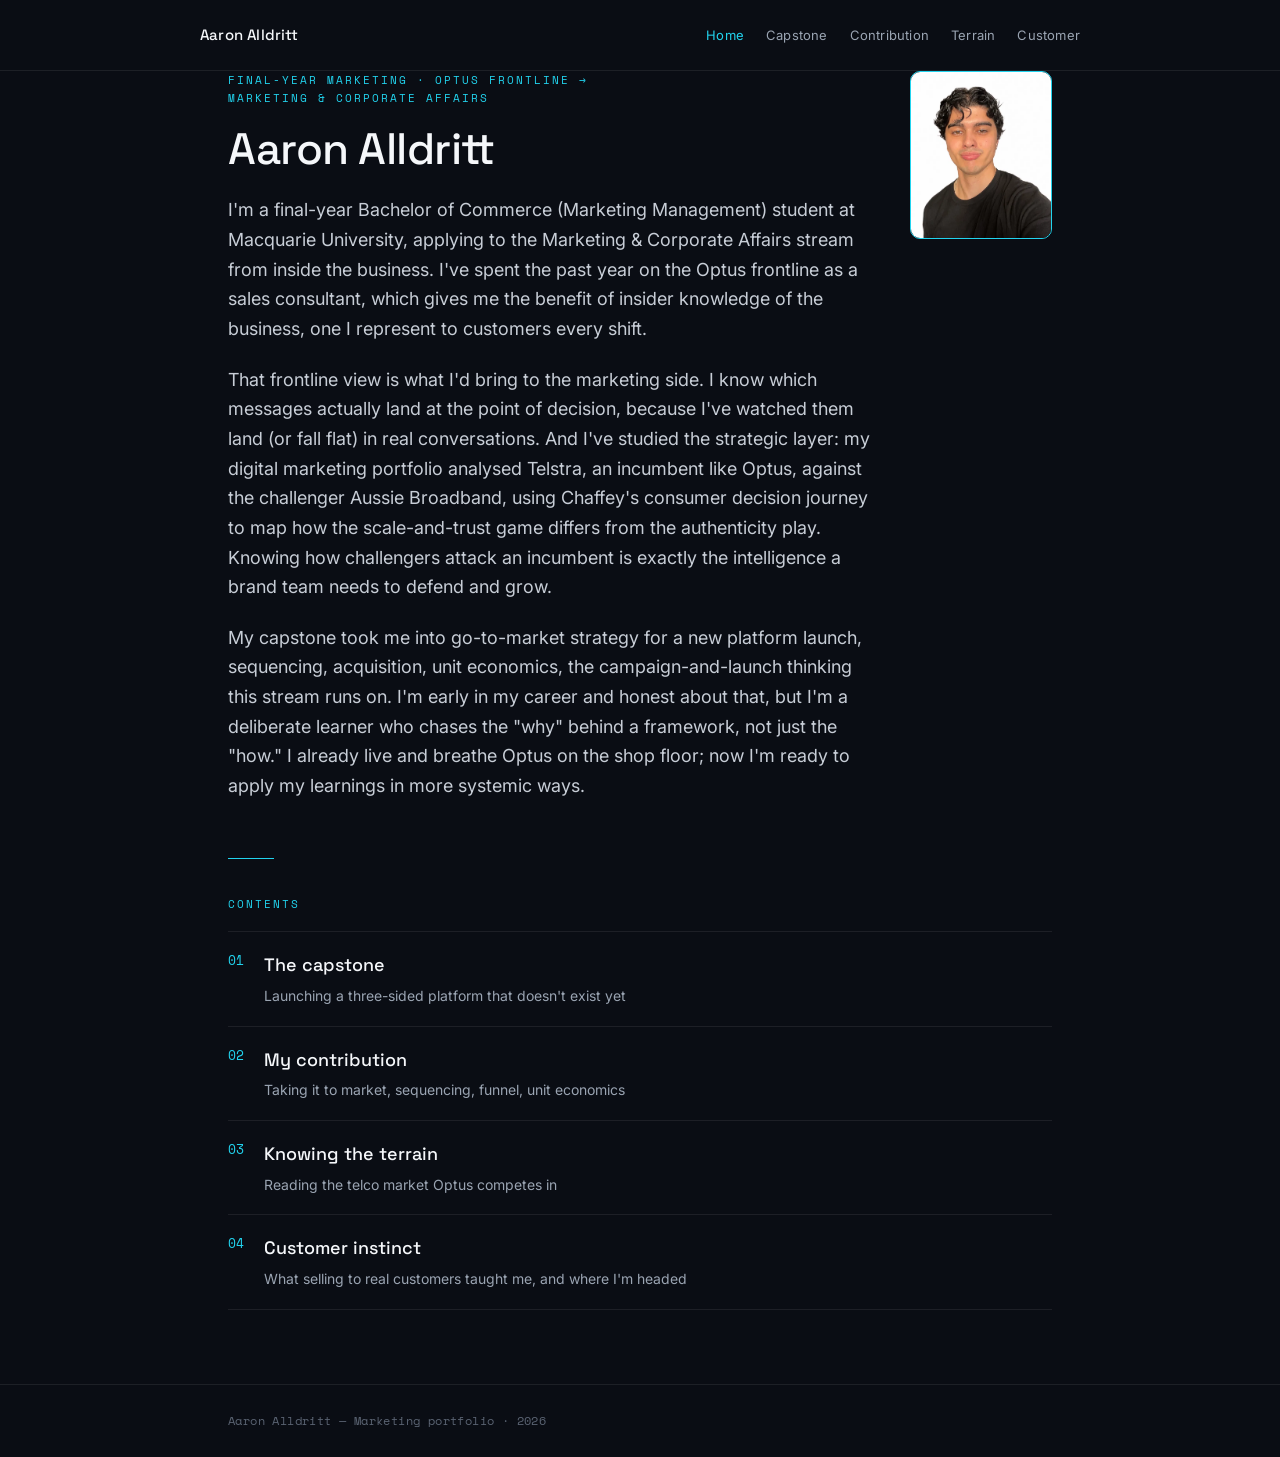
<file: index.html>
<!DOCTYPE html>
<html lang="en">
<head>
<meta charset="utf-8">
<meta name="viewport" content="width=device-width, initial-scale=1">
<title>Aaron Alldritt — Marketing portfolio</title>
<meta name="description" content="Final-year marketing student. Optus frontline moving into Marketing & Corporate Affairs. Go-to-market strategy, telco brand fluency, and a frontline read on the customer.">
<link rel="preconnect" href="https://fonts.googleapis.com">
<link rel="preconnect" href="https://fonts.gstatic.com" crossorigin>
<link href="https://fonts.googleapis.com/css2?family=Inter:wght@400;500&family=Space+Grotesk:wght@400;500&family=Space+Mono&display=swap" rel="stylesheet">
<link rel="stylesheet" href="style.css">
</head>
<body>

<header class="site-header">
  <nav class="wrap nav">
    <a class="brand" href="index.html">Aaron Alldritt</a>
    <div class="nav-links">
      <a href="index.html" class="active">Home</a>
      <a href="capstone.html">Capstone</a>
      <a href="contribution.html">Contribution</a>
      <a href="terrain.html">Terrain</a>
      <a href="customer.html">Customer</a>
    </div>
  </nav>
</header>

<main class="wrap">
  <section class="hero">
    <div class="hero-text">
      <p class="eyebrow">Final-year marketing · Optus frontline → Marketing &amp; Corporate Affairs</p>
      <h1>Aaron Alldritt</h1>
      <div class="lede">
        <p>I'm a final-year Bachelor of Commerce (Marketing Management) student at Macquarie University, applying to the Marketing &amp; Corporate Affairs stream from inside the business. I've spent the past year on the Optus frontline as a sales consultant, which gives me the benefit of insider knowledge of the business, one I represent to customers every shift.</p>
        <p>That frontline view is what I'd bring to the marketing side. I know which messages actually land at the point of decision, because I've watched them land (or fall flat) in real conversations. And I've studied the strategic layer: my digital marketing portfolio analysed Telstra, an incumbent like Optus, against the challenger Aussie Broadband, using Chaffey's consumer decision journey to map how the scale-and-trust game differs from the authenticity play. Knowing how challengers attack an incumbent is exactly the intelligence a brand team needs to defend and grow.</p>
        <p>My capstone took me into go-to-market strategy for a new platform launch, sequencing, acquisition, unit economics, the campaign-and-launch thinking this stream runs on. I'm early in my career and honest about that, but I'm a deliberate learner who chases the "why" behind a framework, not just the "how." I already live and breathe Optus on the shop floor; now I'm ready to apply my learnings in more systemic ways.</p>
      </div>
    </div>
    <div class="photo">
      <img src="photo.jpg" alt="Aaron Alldritt" style="width:142px;height:168px;object-fit:cover;border-radius:10px;border:1px solid var(--cyan);">
    </div>
  </section>

  <div class="rule"></div>

  <section class="section">
    <p class="eyebrow">Contents</p>
    <nav class="contents">
      <a href="capstone.html">
        <span class="c-num">01</span>
        <span class="c-body">
          <span class="c-title">The capstone</span>
          <span class="c-desc">Launching a three-sided platform that doesn't exist yet</span>
        </span>
      </a>
      <a href="contribution.html">
        <span class="c-num">02</span>
        <span class="c-body">
          <span class="c-title">My contribution</span>
          <span class="c-desc">Taking it to market, sequencing, funnel, unit economics</span>
        </span>
      </a>
      <a href="terrain.html">
        <span class="c-num">03</span>
        <span class="c-body">
          <span class="c-title">Knowing the terrain</span>
          <span class="c-desc">Reading the telco market Optus competes in</span>
        </span>
      </a>
      <a href="customer.html">
        <span class="c-num">04</span>
        <span class="c-body">
          <span class="c-title">Customer instinct</span>
          <span class="c-desc">What selling to real customers taught me, and where I'm headed</span>
        </span>
      </a>
    </nav>
  </section>
</main>

<footer class="site-footer">
  <div class="wrap"><p>Aaron Alldritt — Marketing portfolio · 2026</p></div>
</footer>

</body>
</html>
</file>
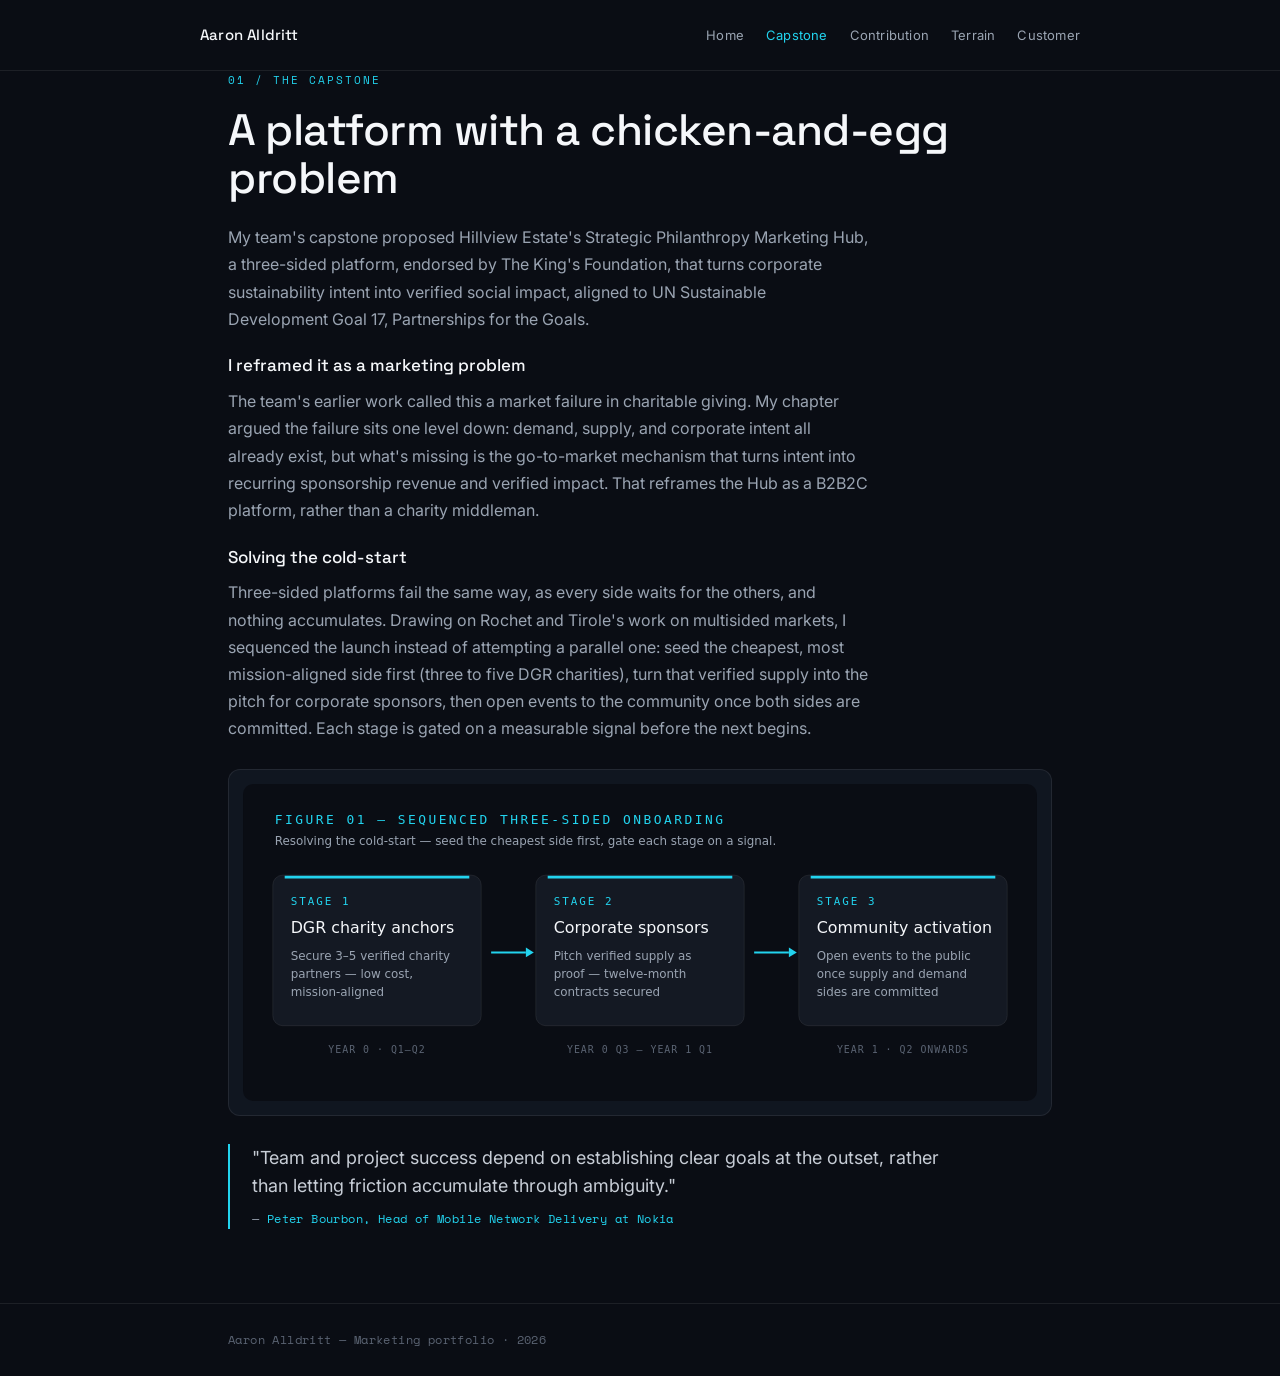
<file: capstone.html>
<!DOCTYPE html>
<html lang="en">
<head>
<meta charset="utf-8">
<meta name="viewport" content="width=device-width, initial-scale=1">
<title>The capstone — Aaron Alldritt</title>
<meta name="description" content="A go-to-market capstone: launching Hillview Estate's Strategic Philanthropy Marketing Hub, a three-sided platform built around SDG 17, by solving the cold-start problem.">
<link rel="preconnect" href="https://fonts.googleapis.com">
<link rel="preconnect" href="https://fonts.gstatic.com" crossorigin>
<link href="https://fonts.googleapis.com/css2?family=Inter:wght@400;500&family=Space+Grotesk:wght@400;500&family=Space+Mono&display=swap" rel="stylesheet">
<link rel="stylesheet" href="style.css">
</head>
<body>

<header class="site-header">
  <nav class="wrap nav">
    <a class="brand" href="index.html">Aaron Alldritt</a>
    <div class="nav-links">
      <a href="index.html">Home</a>
      <a href="capstone.html" class="active">Capstone</a>
      <a href="contribution.html">Contribution</a>
      <a href="terrain.html">Terrain</a>
      <a href="customer.html">Customer</a>
    </div>
  </nav>
</header>

<main class="wrap">
  <p class="eyebrow">01 / The capstone</p>
  <h1>A platform with a chicken-and-egg problem</h1>
  <p>My team's capstone proposed Hillview Estate's Strategic Philanthropy Marketing Hub, a three-sided platform, endorsed by The King's Foundation, that turns corporate sustainability intent into verified social impact, aligned to UN Sustainable Development Goal 17, Partnerships for the Goals.</p>

  <h3>I reframed it as a marketing problem</h3>
  <p>The team's earlier work called this a market failure in charitable giving. My chapter argued the failure sits one level down: demand, supply, and corporate intent all already exist, but what's missing is the go-to-market mechanism that turns intent into recurring sponsorship revenue and verified impact. That reframes the Hub as a B2B2C platform, rather than a charity middleman.</p>

  <h3>Solving the cold-start</h3>
  <p>Three-sided platforms fail the same way, as every side waits for the others, and nothing accumulates. Drawing on Rochet and Tirole's work on multisided markets, I sequenced the launch instead of attempting a parallel one: seed the cheapest, most mission-aligned side first (three to five DGR charities), turn that verified supply into the pitch for corporate sponsors, then open events to the community once both sides are committed. Each stage is gated on a measurable signal before the next begins.</p>

  <div class="figure">
    <img src="diagram-1-onboarding.svg" alt="Sequenced three-sided onboarding: DGR charity anchors, then corporate sponsors, then community activation">
  </div>

  <blockquote>
    <p>"Team and project success depend on establishing clear goals at the outset, rather than letting friction accumulate through ambiguity."</p>
    <p class="cite">— <a href="#">Peter Bourbon, Head of Mobile Network Delivery at Nokia</a></p>
  </blockquote>
</main>

<footer class="site-footer">
  <div class="wrap"><p>Aaron Alldritt — Marketing portfolio · 2026</p></div>
</footer>

</body>
</html>
</file>
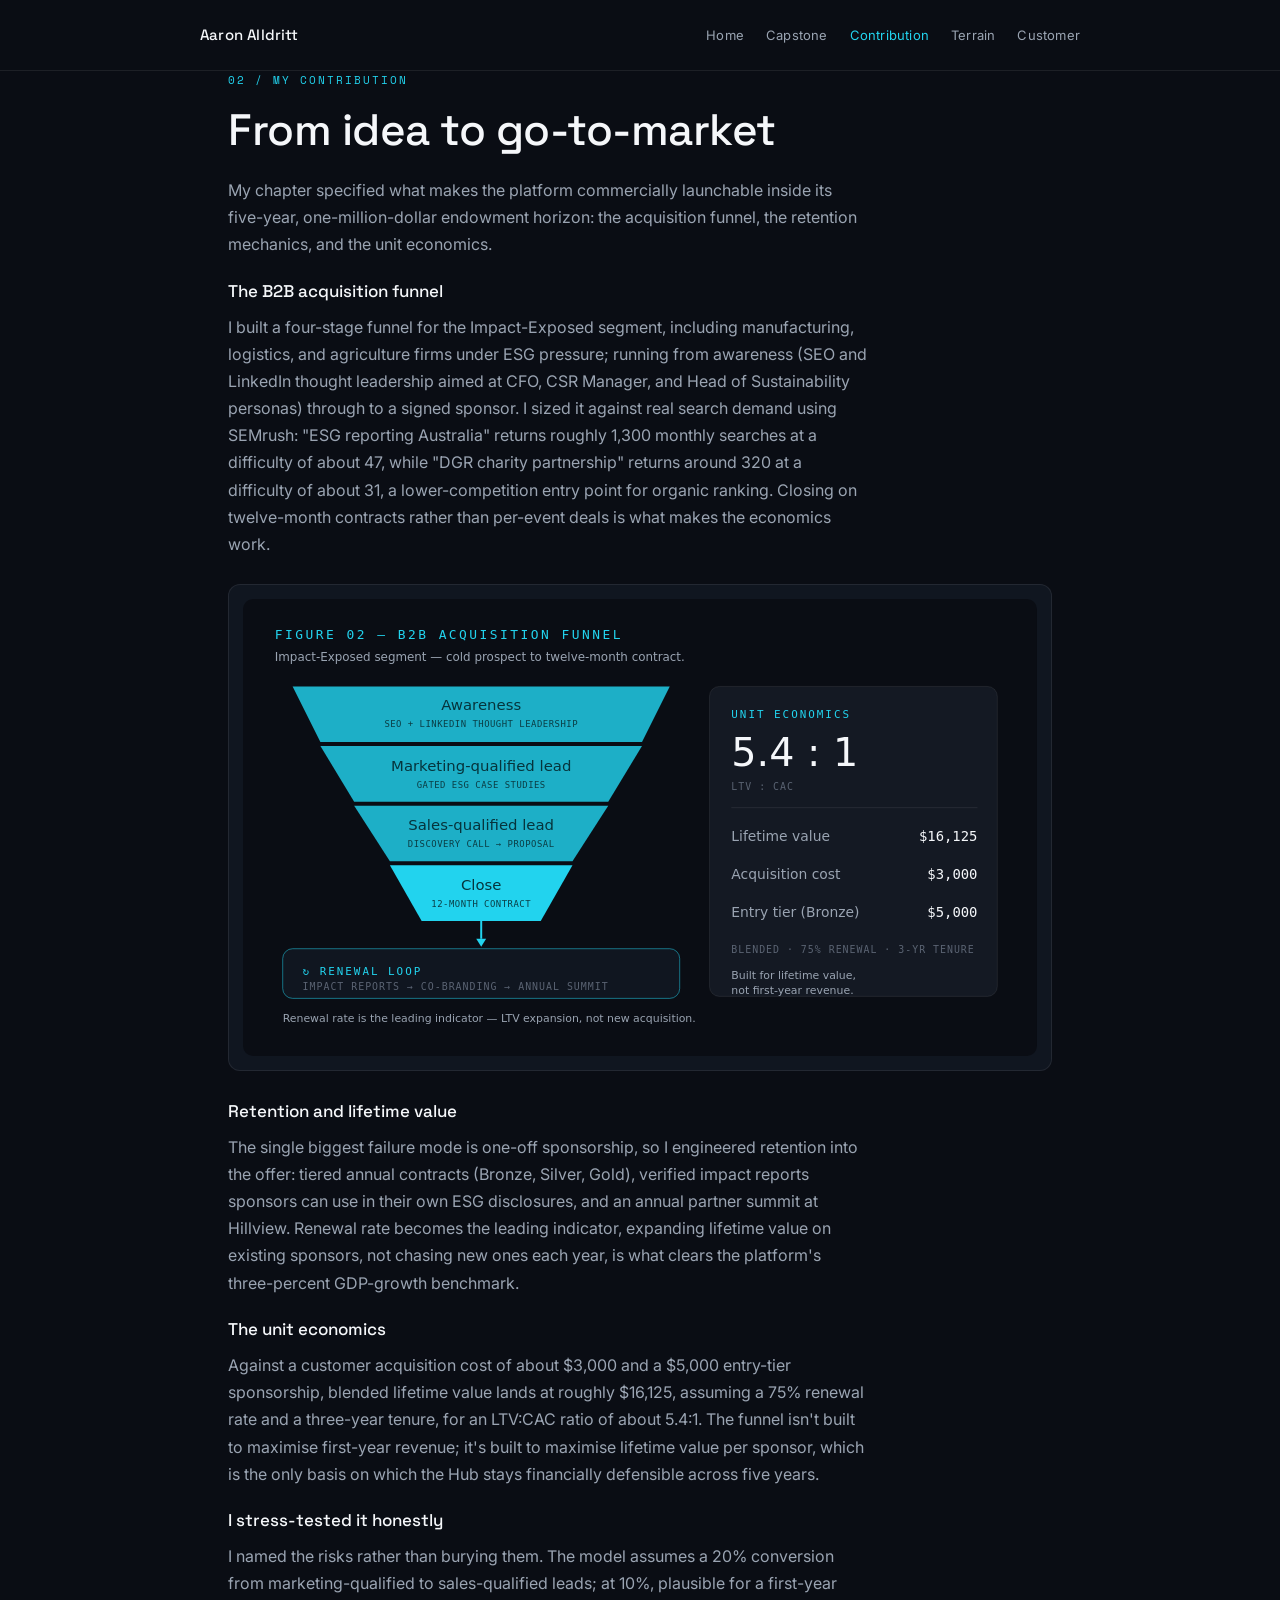
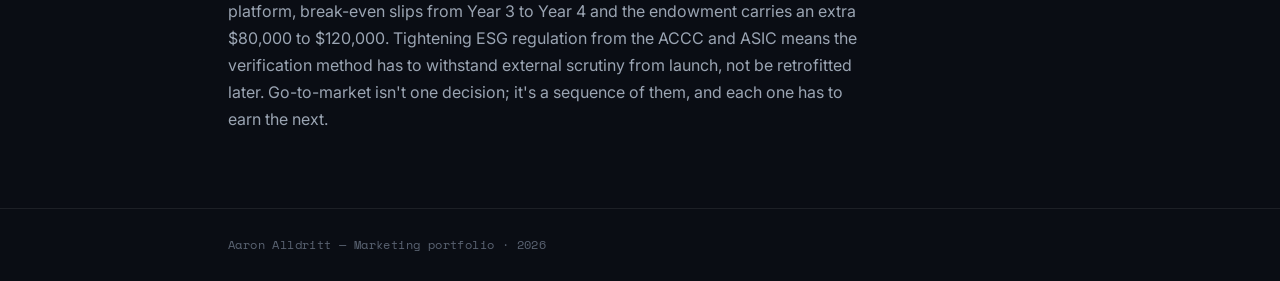
<file: contribution.html>
<!DOCTYPE html>
<html lang="en">
<head>
<meta charset="utf-8">
<meta name="viewport" content="width=device-width, initial-scale=1">
<title>My contribution — Aaron Alldritt</title>
<meta name="description" content="My individual go-to-market chapter: a B2B acquisition funnel sized with real search data, retention mechanics, and unit economics landing at an LTV:CAC of 5.4:1.">
<link rel="preconnect" href="https://fonts.googleapis.com">
<link rel="preconnect" href="https://fonts.gstatic.com" crossorigin>
<link href="https://fonts.googleapis.com/css2?family=Inter:wght@400;500&family=Space+Grotesk:wght@400;500&family=Space+Mono&display=swap" rel="stylesheet">
<link rel="stylesheet" href="style.css">
</head>
<body>

<header class="site-header">
  <nav class="wrap nav">
    <a class="brand" href="index.html">Aaron Alldritt</a>
    <div class="nav-links">
      <a href="index.html">Home</a>
      <a href="capstone.html">Capstone</a>
      <a href="contribution.html" class="active">Contribution</a>
      <a href="terrain.html">Terrain</a>
      <a href="customer.html">Customer</a>
    </div>
  </nav>
</header>

<main class="wrap">
  <p class="eyebrow">02 / My contribution</p>
  <h1>From idea to go-to-market</h1>
  <p>My chapter specified what makes the platform commercially launchable inside its five-year, one-million-dollar endowment horizon: the acquisition funnel, the retention mechanics, and the unit economics.</p>

  <h3>The B2B acquisition funnel</h3>
  <p>I built a four-stage funnel for the Impact-Exposed segment, including manufacturing, logistics, and agriculture firms under ESG pressure; running from awareness (SEO and LinkedIn thought leadership aimed at CFO, CSR Manager, and Head of Sustainability personas) through to a signed sponsor. I sized it against real search demand using SEMrush: "ESG reporting Australia" returns roughly 1,300 monthly searches at a difficulty of about 47, while "DGR charity partnership" returns around 320 at a difficulty of about 31, a lower-competition entry point for organic ranking. Closing on twelve-month contracts rather than per-event deals is what makes the economics work.</p>

  <div class="figure">
    <img src="diagram-2-funnel.svg" alt="B2B acquisition funnel — awareness, marketing-qualified lead, sales-qualified lead, close — feeding a renewal loop, beside unit economics of 5.4 to 1">
  </div>

  <h3>Retention and lifetime value</h3>
  <p>The single biggest failure mode is one-off sponsorship, so I engineered retention into the offer: tiered annual contracts (Bronze, Silver, Gold), verified impact reports sponsors can use in their own ESG disclosures, and an annual partner summit at Hillview. Renewal rate becomes the leading indicator, expanding lifetime value on existing sponsors, not chasing new ones each year, is what clears the platform's three-percent GDP-growth benchmark.</p>

  <h3>The unit economics</h3>
  <p>Against a customer acquisition cost of about $3,000 and a $5,000 entry-tier sponsorship, blended lifetime value lands at roughly $16,125, assuming a 75% renewal rate and a three-year tenure, for an LTV:CAC ratio of about 5.4:1. The funnel isn't built to maximise first-year revenue; it's built to maximise lifetime value per sponsor, which is the only basis on which the Hub stays financially defensible across five years.</p>

  <h3>I stress-tested it honestly</h3>
  <p>I named the risks rather than burying them. The model assumes a 20% conversion from marketing-qualified to sales-qualified leads; at 10%, plausible for a first-year platform, break-even slips from Year 3 to Year 4 and the endowment carries an extra $80,000 to $120,000. Tightening ESG regulation from the ACCC and ASIC means the verification method has to withstand external scrutiny from launch, not be retrofitted later. Go-to-market isn't one decision; it's a sequence of them, and each one has to earn the next.</p>
</main>

<footer class="site-footer">
  <div class="wrap"><p>Aaron Alldritt — Marketing portfolio · 2026</p></div>
</footer>

</body>
</html>
</file>
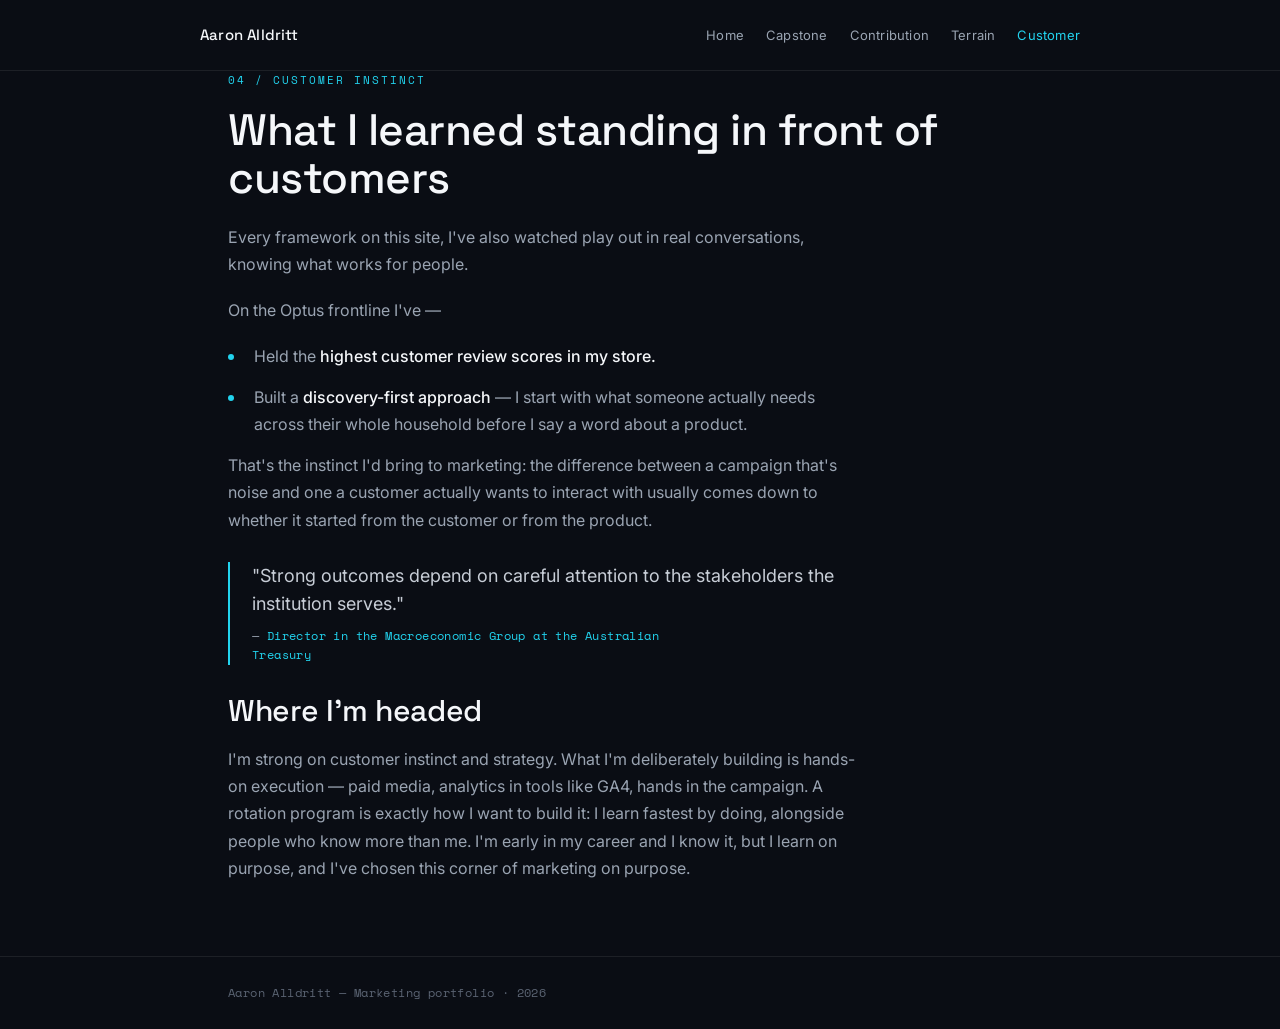
<file: customer.html>
<!DOCTYPE html>
<html lang="en">
<head>
<meta charset="utf-8">
<meta name="viewport" content="width=device-width, initial-scale=1">
<title>Customer instinct — Aaron Alldritt</title>
<meta name="description" content="A frontline read on the customer: discovery-first selling, store-leading results, and a deliberate plan for what to build next.">
<link rel="preconnect" href="https://fonts.googleapis.com">
<link rel="preconnect" href="https://fonts.gstatic.com" crossorigin>
<link href="https://fonts.googleapis.com/css2?family=Inter:wght@400;500&family=Space+Grotesk:wght@400;500&family=Space+Mono&display=swap" rel="stylesheet">
<link rel="stylesheet" href="style.css">
</head>
<body>

<header class="site-header">
  <nav class="wrap nav">
    <a class="brand" href="index.html">Aaron Alldritt</a>
    <div class="nav-links">
      <a href="index.html">Home</a>
      <a href="capstone.html">Capstone</a>
      <a href="contribution.html">Contribution</a>
      <a href="terrain.html">Terrain</a>
      <a href="customer.html" class="active">Customer</a>
    </div>
  </nav>
</header>

<main class="wrap">
  <p class="eyebrow">04 / Customer instinct</p>
  <h1>What I learned standing in front of customers</h1>
  <p>Every framework on this site, I've also watched play out in real conversations, knowing what works for people.</p>
  <p>On the Optus frontline I've —</p>

  <ul class="clean">
    <li>Held the <strong>highest customer review scores in my store.</strong></li>
    <li>Built a <strong>discovery-first approach</strong> — I start with what someone actually needs across their whole household before I say a word about a product.</li>

  <p>That's the instinct I'd bring to marketing: the difference between a campaign that's noise and one a customer actually wants to interact with usually comes down to whether it started from the customer or from the product.</p>

  <blockquote>
    <p>"Strong outcomes depend on careful attention to the stakeholders the institution serves."</p>
    <p class="cite">— <a href="#">Director in the Macroeconomic Group at the Australian Treasury</a></p>
  </blockquote>

  <h2>Where I'm headed</h2>
  <p>I'm strong on customer instinct and strategy. What I'm deliberately building is hands-on execution — paid media, analytics in tools like GA4, hands in the campaign. A rotation program is exactly how I want to build it: I learn fastest by doing, alongside people who know more than me. I'm early in my career and I know it, but I learn on purpose, and I've chosen this corner of marketing on purpose.</p>
</main>

<footer class="site-footer">
  <div class="wrap"><p>Aaron Alldritt — Marketing portfolio · 2026</p></div>
</footer>

</body>
</html>
</file>
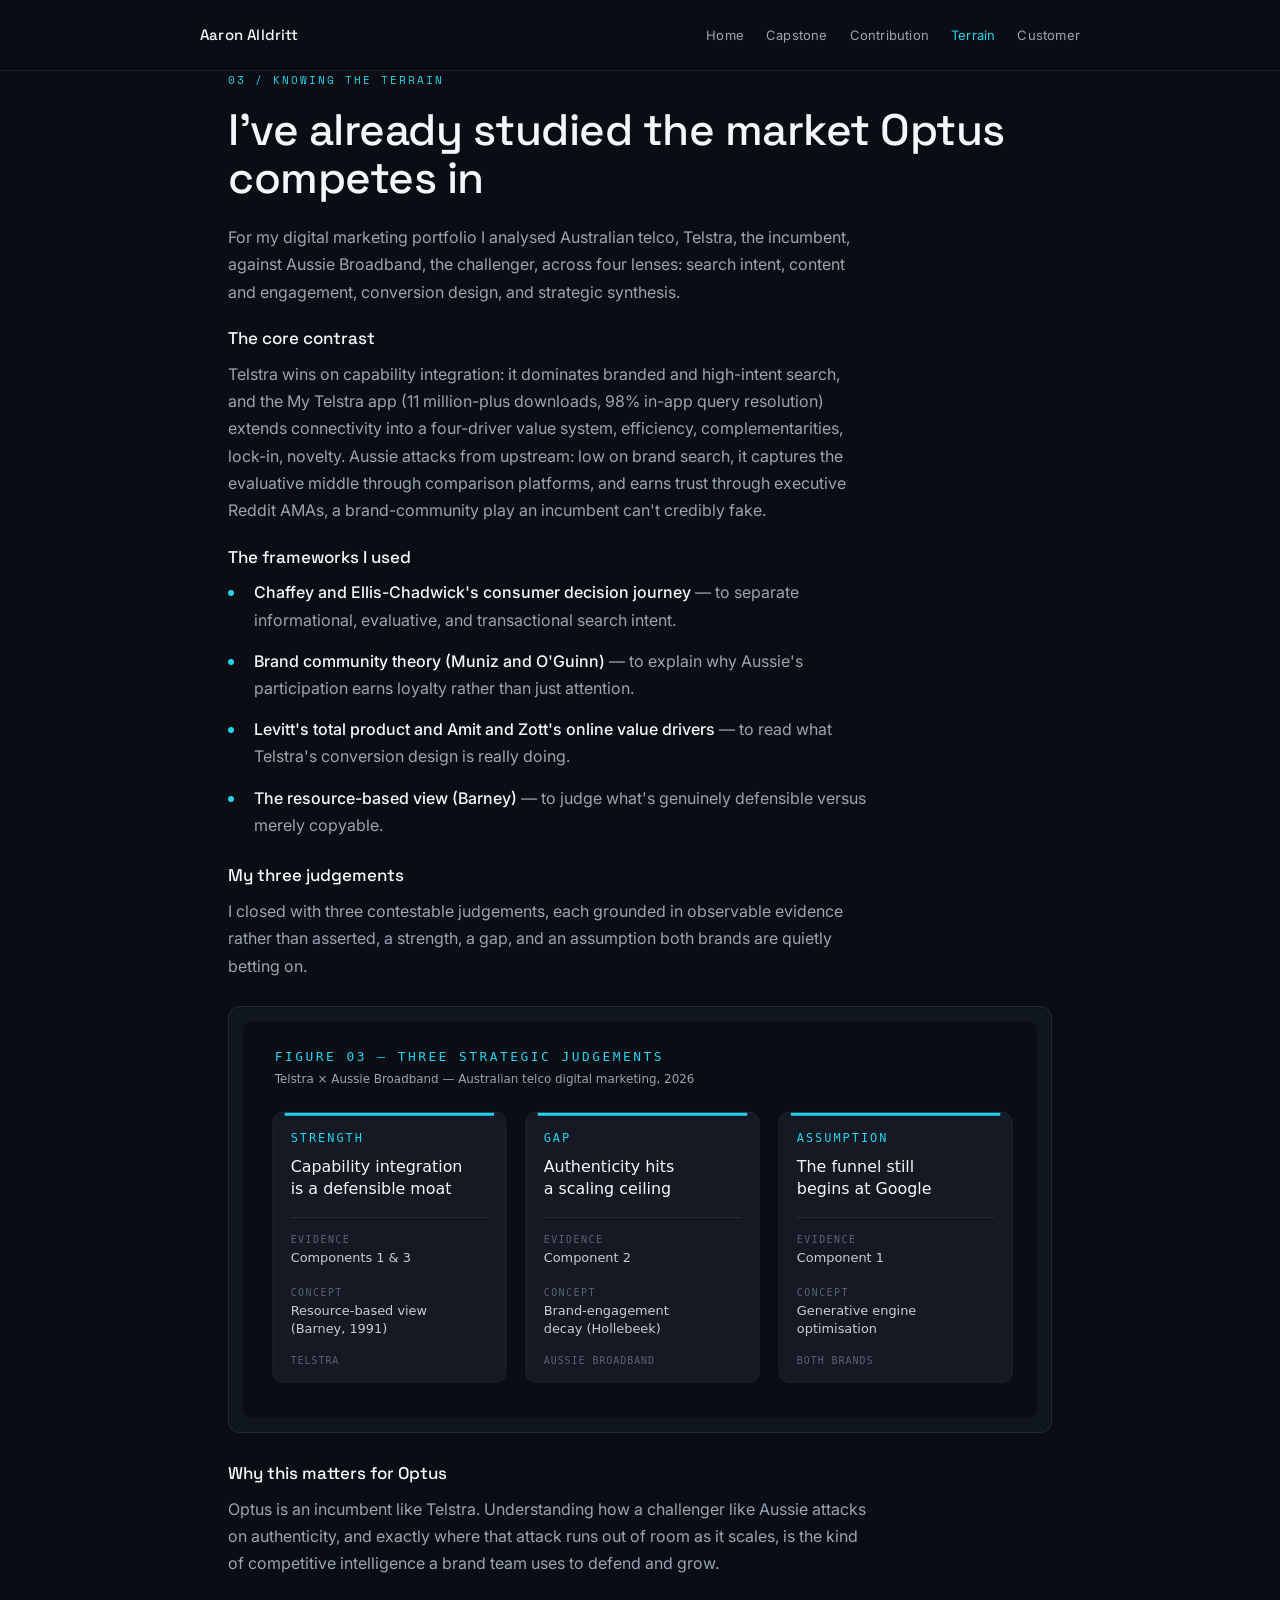
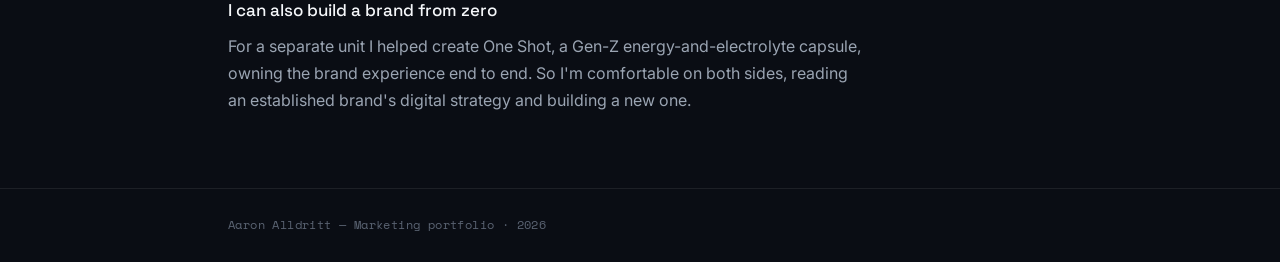
<file: terrain.html>
<!DOCTYPE html>
<html lang="en">
<head>
<meta charset="utf-8">
<meta name="viewport" content="width=device-width, initial-scale=1">
<title>Knowing the terrain - Aaron Alldritt</title>
<meta name="description" content="A digital marketing analysis of Australian telco — Telstra versus Aussie Broadband — across search intent, content, conversion design, and strategic synthesis.">
<link rel="preconnect" href="https://fonts.googleapis.com">
<link rel="preconnect" href="https://fonts.gstatic.com" crossorigin>
<link href="https://fonts.googleapis.com/css2?family=Inter:wght@400;500&family=Space+Grotesk:wght@400;500&family=Space+Mono&display=swap" rel="stylesheet">
<link rel="stylesheet" href="style.css">
</head>
<body>

<header class="site-header">
  <nav class="wrap nav">
    <a class="brand" href="index.html">Aaron Alldritt</a>
    <div class="nav-links">
      <a href="index.html">Home</a>
      <a href="capstone.html">Capstone</a>
      <a href="contribution.html">Contribution</a>
      <a href="terrain.html" class="active">Terrain</a>
      <a href="customer.html">Customer</a>
    </div>
  </nav>
</header>

<main class="wrap">
  <p class="eyebrow">03 / Knowing the terrain</p>
  <h1>I've already studied the market Optus competes in</h1>
  <p>For my digital marketing portfolio I analysed Australian telco, Telstra, the incumbent, against Aussie Broadband, the challenger, across four lenses: search intent, content and engagement, conversion design, and strategic synthesis.</p>

  <h3>The core contrast</h3>
  <p>Telstra wins on capability integration: it dominates branded and high-intent search, and the My Telstra app (11 million-plus downloads, 98% in-app query resolution) extends connectivity into a four-driver value system, efficiency, complementarities, lock-in, novelty. Aussie attacks from upstream: low on brand search, it captures the evaluative middle through comparison platforms, and earns trust through executive Reddit AMAs, a brand-community play an incumbent can't credibly fake.</p>

  <h3>The frameworks I used</h3>
  <ul class="clean">
    <li><strong>Chaffey and Ellis-Chadwick's consumer decision journey</strong> — to separate informational, evaluative, and transactional search intent.</li>
    <li><strong>Brand community theory (Muniz and O'Guinn)</strong> — to explain why Aussie's participation earns loyalty rather than just attention.</li>
    <li><strong>Levitt's total product and Amit and Zott's online value drivers</strong> — to read what Telstra's conversion design is really doing.</li>
    <li><strong>The resource-based view (Barney)</strong> — to judge what's genuinely defensible versus merely copyable.</li>
  </ul>

  <h3>My three judgements</h3>
  <p>I closed with three contestable judgements, each grounded in observable evidence rather than asserted, a strength, a gap, and an assumption both brands are quietly betting on.</p>

  <div class="figure">
    <img src="diagram-3-terrain.svg" alt="Three strategic judgements: capability integration as a defensible moat, authenticity hitting a scaling ceiling, and the assumption that the funnel still begins at Google">
  </div>

  <h3>Why this matters for Optus</h3>
  <p>Optus is an incumbent like Telstra. Understanding how a challenger like Aussie attacks on authenticity, and exactly where that attack runs out of room as it scales, is the kind of competitive intelligence a brand team uses to defend and grow.</p>

  <h3>I can also build a brand from zero</h3>
  <p>For a separate unit I helped create One Shot, a Gen-Z energy-and-electrolyte capsule, owning the brand experience end to end. So I'm comfortable on both sides, reading an established brand's digital strategy and building a new one.</p>
</main>

<footer class="site-footer">
  <div class="wrap"><p>Aaron Alldritt — Marketing portfolio · 2026</p></div>
</footer>

</body>
</html>
</file>
<file: style.css>
:root{
  --bg:#0A0D14;
  --surface:#101620;
  --surface-2:#141923;
  --cyan:#22D3EE;
  --cyan-dim:#1899ac;
  --text:#F5F7FA;
  --muted:#9AA4B2;
  --muted-2:#C7CDD6;
  --faint:#5a6372;
  --hair:rgba(255,255,255,0.08);
  --font-display:'Space Grotesk',-apple-system,BlinkMacSystemFont,sans-serif;
  --font-body:'Inter',-apple-system,BlinkMacSystemFont,'Segoe UI',sans-serif;
  --font-mono:'Space Mono','SF Mono',ui-monospace,monospace;
  --maxw:880px;
}

*{box-sizing:border-box;margin:0;padding:0;}
html{scroll-behavior:smooth;}
body{
  background:var(--bg);
  color:var(--text);
  font-family:var(--font-body);
  font-weight:400;
  line-height:1.7;
  font-size:16px;
  -webkit-font-smoothing:antialiased;
  -moz-osx-font-smoothing:grayscale;
}

a{color:var(--cyan);text-decoration:none;}
a:hover{text-decoration:underline;text-underline-offset:3px;}
a:focus-visible,button:focus-visible{outline:2px solid var(--cyan);outline-offset:3px;border-radius:2px;}

.wrap{max-width:var(--maxw);margin:0 auto;padding:0 28px;}

/* header / nav */
.site-header{border-bottom:1px solid var(--hair);}
.nav{display:flex;align-items:center;justify-content:space-between;flex-wrap:wrap;gap:14px 24px;padding:22px 0;}
.brand{font-family:var(--font-display);font-size:15px;font-weight:500;letter-spacing:0.2px;color:var(--text);}
.brand:hover{text-decoration:none;color:var(--text);}
.nav-links{display:flex;flex-wrap:wrap;gap:22px;}
.nav-links a{font-size:13px;color:var(--muted);letter-spacing:0.2px;}
.nav-links a:hover{color:var(--text);text-decoration:none;}
.nav-links a.active{color:var(--cyan);}

/* main */
main{padding:66px 0 40px;animation:fadeUp .5s ease both;}
.eyebrow{font-family:var(--font-mono);font-size:11px;color:var(--cyan);letter-spacing:2px;text-transform:uppercase;margin-bottom:18px;}
h1{font-family:var(--font-display);font-size:clamp(33px,5.5vw,44px);font-weight:500;line-height:1.08;letter-spacing:-0.5px;margin-bottom:22px;}
h2{font-family:var(--font-display);font-size:clamp(24px,3.8vw,30px);font-weight:500;line-height:1.18;letter-spacing:-0.3px;margin-bottom:18px;}
h3{font-family:var(--font-display);font-size:17px;font-weight:500;color:var(--text);margin-bottom:8px;}
p{color:var(--muted);max-width:64ch;margin-bottom:1.15em;}
.lede p{font-size:clamp(16px,2.1vw,18px);color:var(--muted-2);line-height:1.65;}
.rule{width:46px;height:1px;background:var(--cyan);margin:36px 0;}
.section{margin-top:30px;}

/* hero */
.hero{display:flex;gap:38px;align-items:flex-start;}
.hero-text{flex:1;min-width:0;}
.photo{width:142px;flex-shrink:0;}
.photo-frame{width:142px;height:168px;border-radius:10px;background:var(--surface-2);border:1px solid var(--cyan);display:flex;align-items:center;justify-content:center;}
.photo-frame span{font-family:var(--font-mono);font-size:11px;color:var(--faint);letter-spacing:1px;}
.photo-cap{font-family:var(--font-mono);font-size:11px;color:var(--faint);margin-top:9px;letter-spacing:0.5px;}

/* lists */
ul.clean,ol.clean{margin:6px 0 1.4em;padding-left:0;list-style:none;max-width:64ch;}
ul.clean li,ol.clean li{position:relative;padding-left:26px;margin-bottom:14px;color:var(--muted);}
ul.clean li::before{content:"";position:absolute;left:0;top:11px;width:6px;height:6px;border-radius:50%;background:var(--cyan);}
ol.clean{counter-reset:step;}
ol.clean li{counter-increment:step;padding-left:42px;}
ol.clean li::before{content:counter(step,decimal-leading-zero);position:absolute;left:0;top:1px;font-family:var(--font-mono);color:var(--cyan);font-size:13px;}
.clean li strong{color:var(--text);font-weight:500;}

/* figure / diagram placeholder */
.figure{background:var(--surface);border:1px solid var(--hair);border-radius:12px;padding:14px;margin:26px 0;}
.figure-ph{border:1px dashed rgba(255,255,255,0.15);border-radius:8px;min-height:154px;display:flex;flex-direction:column;align-items:center;justify-content:center;text-align:center;gap:10px;padding:26px;}
.figure-ph .tag{font-family:var(--font-mono);font-size:11px;letter-spacing:2px;text-transform:uppercase;color:var(--cyan);}
.figure-ph .hint{font-size:13px;color:var(--faint);max-width:42ch;line-height:1.55;}
.figure img{width:100%;display:block;border-radius:8px;}

/* blockquote (industry guest) */
blockquote{border-left:2px solid var(--cyan);padding-left:22px;margin:28px 0;}
blockquote p{color:var(--muted-2);font-size:18px;line-height:1.55;margin-bottom:10px;}
blockquote .cite{font-family:var(--font-mono);font-size:12px;color:var(--muted);letter-spacing:0.4px;}

/* note callout */
.note{background:rgba(34,211,238,0.05);border:1px solid rgba(34,211,238,0.18);border-radius:8px;padding:14px 16px;margin:18px 0;}
.note p{font-size:13px;color:var(--muted-2);margin:0;max-width:none;}

/* contents list (home) */
.contents{margin-top:6px;}
.contents a{display:flex;gap:20px;align-items:flex-start;padding:18px 0;border-top:1px solid var(--hair);color:var(--text);}
.contents a:hover{text-decoration:none;}
.contents a:hover .c-title{color:var(--cyan);}
.contents a:last-child{border-bottom:1px solid var(--hair);}
.c-num{font-family:var(--font-mono);font-size:13px;color:var(--cyan);flex-shrink:0;line-height:1.55;}
.c-body{flex:1;min-width:0;}
.c-title{display:block;font-family:var(--font-display);font-size:18px;font-weight:500;color:var(--text);transition:color .15s ease;}
.c-desc{display:block;font-size:14px;color:var(--muted);margin-top:3px;max-width:none;}

/* footer */
.site-footer{border-top:1px solid var(--hair);margin-top:74px;padding:26px 0;}
.site-footer p{font-family:var(--font-mono);font-size:12px;color:var(--faint);margin:0;max-width:none;letter-spacing:0.4px;}

@keyframes fadeUp{from{opacity:0;transform:translateY(10px);}to{opacity:1;transform:none;}}

@media (max-width:640px){
  main{padding:46px 0 30px;}
  .wrap{padding:0 20px;}
  .hero{flex-direction:column-reverse;gap:26px;align-items:stretch;}
  .photo{width:100%;}
  .photo-frame{width:122px;height:144px;}
  .nav{padding:18px 0;}
  blockquote p{font-size:17px;}
}

@media (prefers-reduced-motion:reduce){
  main{animation:none;}
  html{scroll-behavior:auto;}
}
</file>
